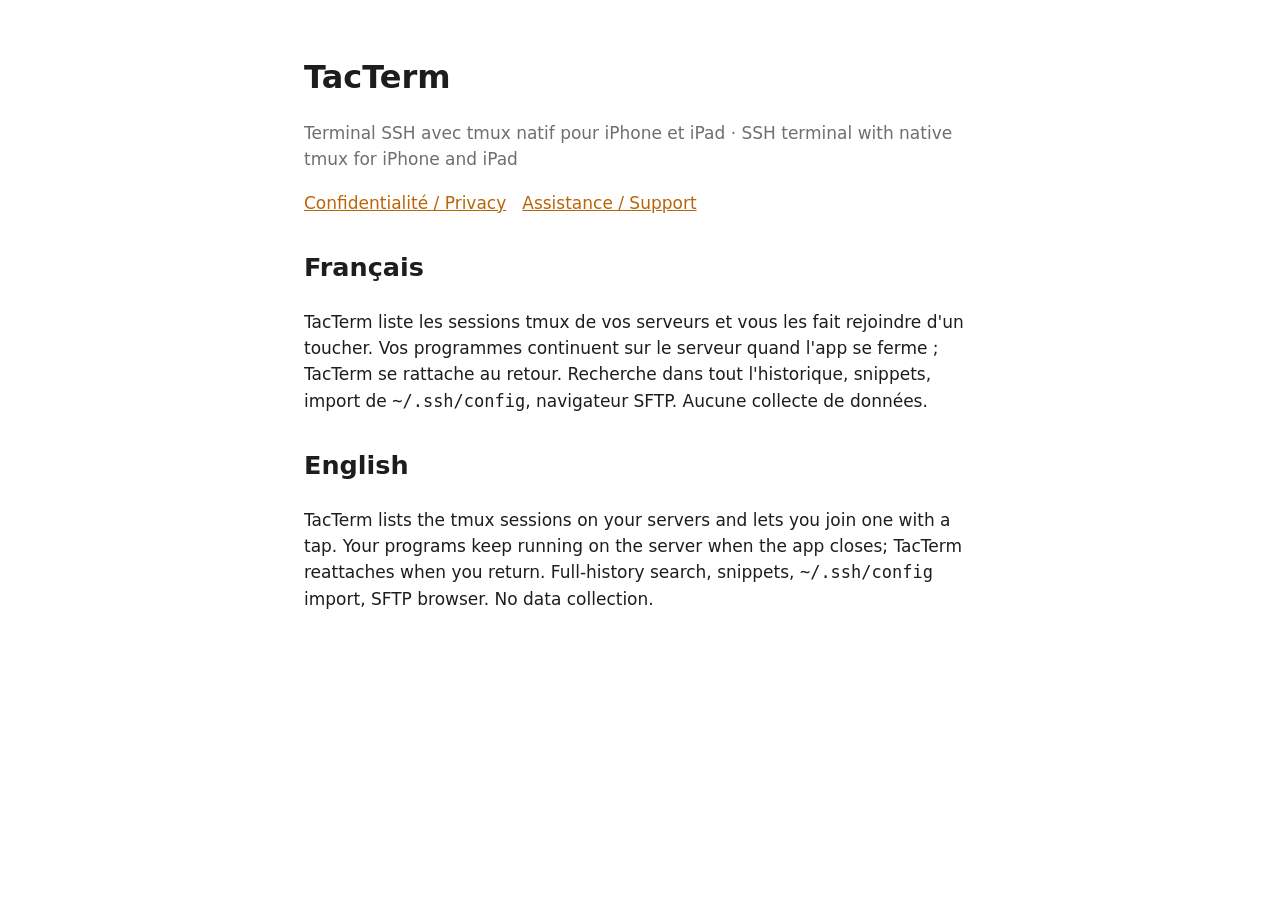
<file: index.html>
<!doctype html>
<html lang="fr">
<head>
<meta charset="utf-8"><meta name="viewport" content="width=device-width, initial-scale=1">
<title>TacTerm — SSH &amp; tmux pour iPhone et iPad</title>
<link rel="stylesheet" href="style.css">
</head>
<body><main>
<h1>TacTerm</h1>
<p class="muted">Terminal SSH avec tmux natif pour iPhone et iPad · SSH terminal with native tmux for iPhone and iPad</p>
<nav><a href="privacy.html">Confidentialité / Privacy</a><a href="support.html">Assistance / Support</a></nav>
<h2>Français</h2>
<p>TacTerm liste les sessions tmux de vos serveurs et vous les fait rejoindre d'un toucher. Vos programmes continuent sur le serveur quand l'app se ferme ; TacTerm se rattache au retour. Recherche dans tout l'historique, snippets, import de <code>~/.ssh/config</code>, navigateur SFTP. Aucune collecte de données.</p>
<h2>English</h2>
<p>TacTerm lists the tmux sessions on your servers and lets you join one with a tap. Your programs keep running on the server when the app closes; TacTerm reattaches when you return. Full-history search, snippets, <code>~/.ssh/config</code> import, SFTP browser. No data collection.</p>
</main></body></html>
</file>
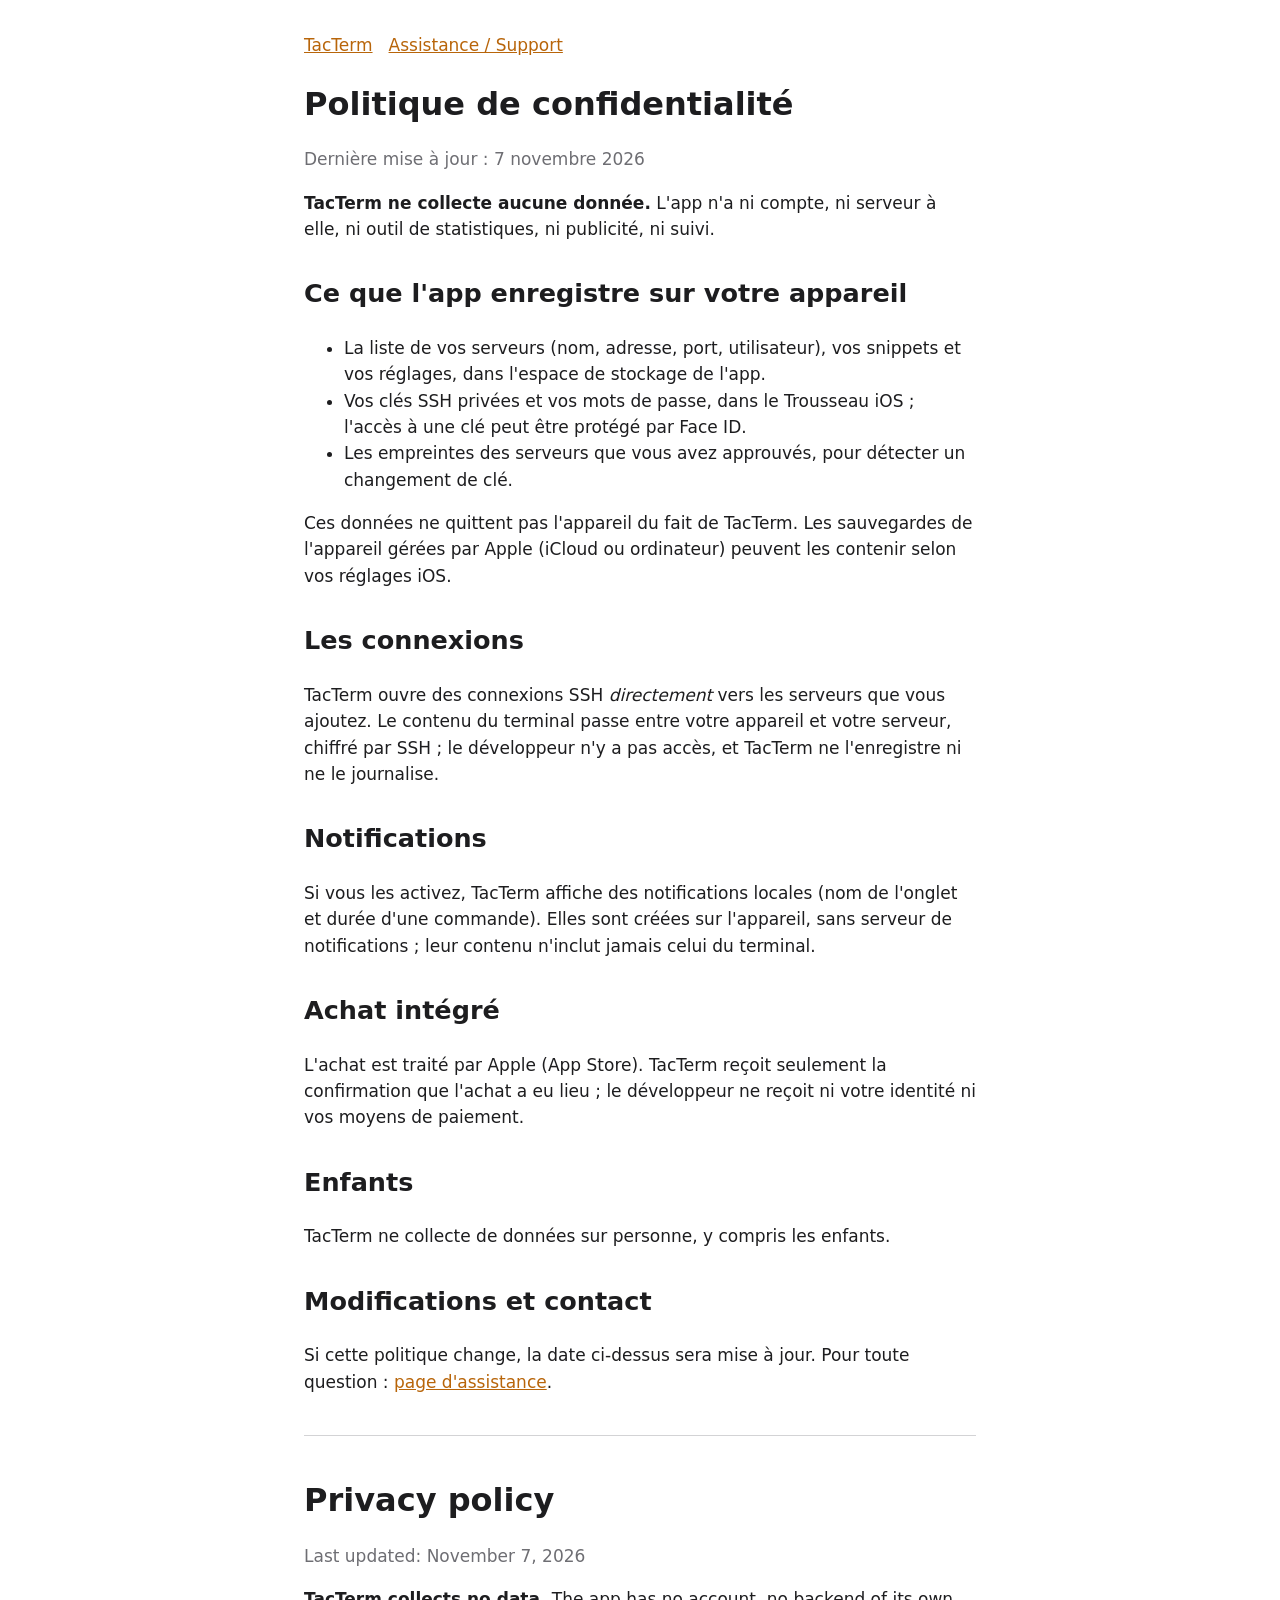
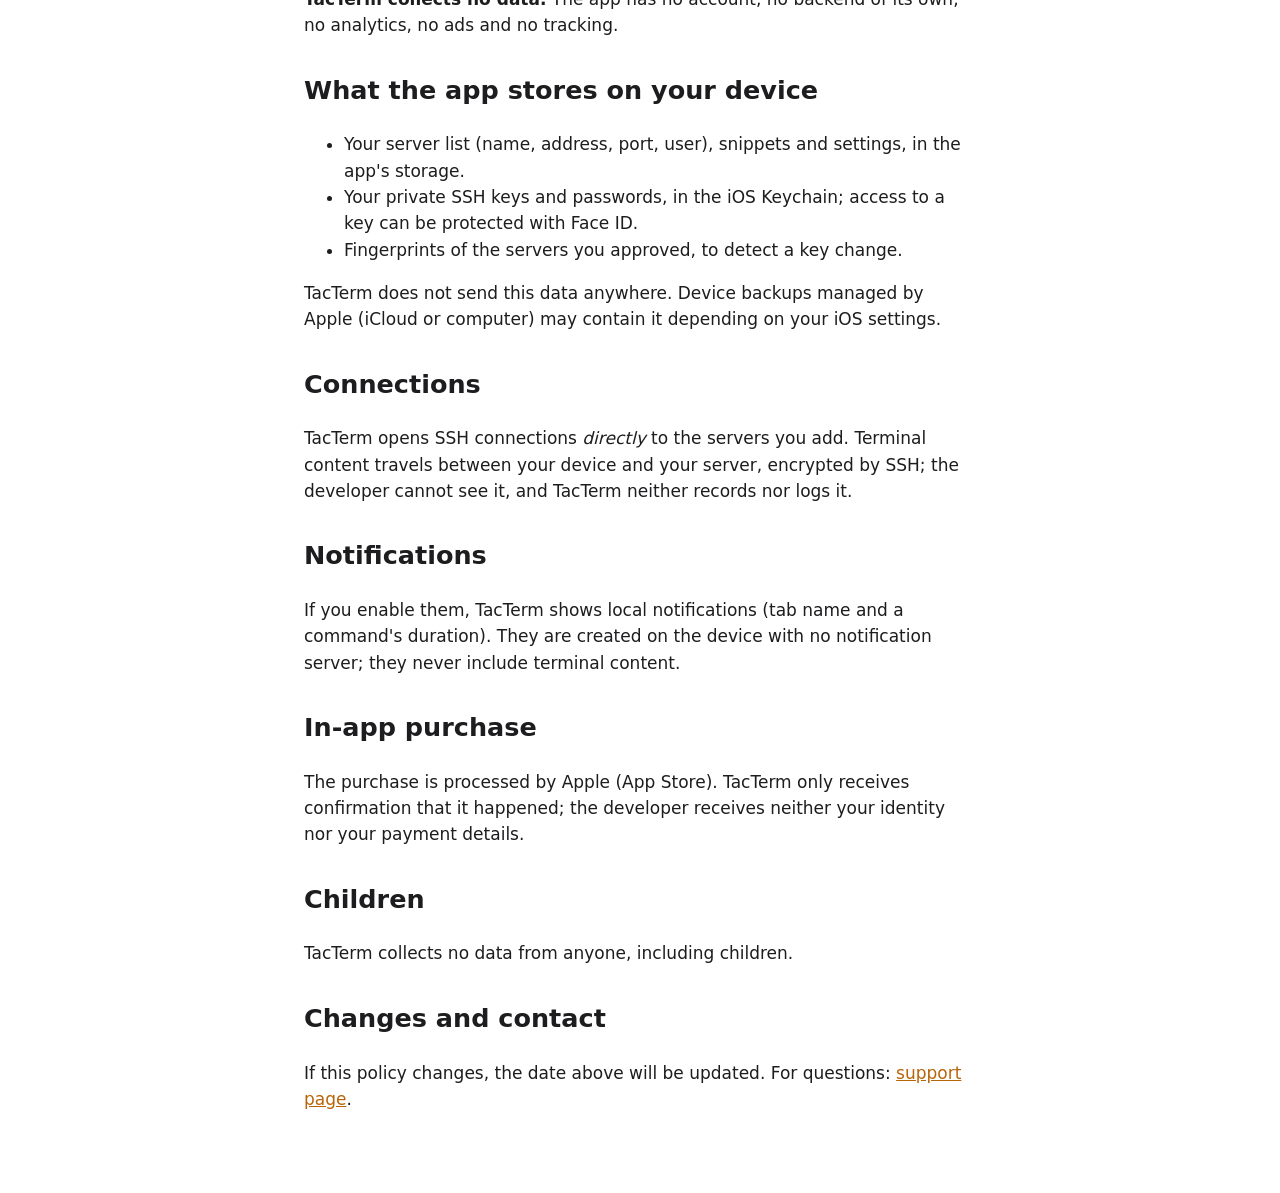
<file: privacy.html>
<!doctype html>
<html lang="fr">
<head>
<meta charset="utf-8"><meta name="viewport" content="width=device-width, initial-scale=1">
<title>TacTerm — Politique de confidentialité / Privacy policy</title>
<link rel="stylesheet" href="style.css">
</head>
<body><main>
<nav><a href="index.html">TacTerm</a><a href="support.html">Assistance / Support</a></nav>
<h1>Politique de confidentialité</h1>
<p class="muted">Dernière mise à jour : 7 novembre 2026</p>
<p><strong>TacTerm ne collecte aucune donnée.</strong> L'app n'a ni compte, ni serveur à elle, ni outil de statistiques, ni publicité, ni suivi.</p>
<h2>Ce que l'app enregistre sur votre appareil</h2>
<ul>
<li>La liste de vos serveurs (nom, adresse, port, utilisateur), vos snippets et vos réglages, dans l'espace de stockage de l'app.</li>
<li>Vos clés SSH privées et vos mots de passe, dans le Trousseau iOS ; l'accès à une clé peut être protégé par Face ID.</li>
<li>Les empreintes des serveurs que vous avez approuvés, pour détecter un changement de clé.</li>
</ul>
<p>Ces données ne quittent pas l'appareil du fait de TacTerm. Les sauvegardes de l'appareil gérées par Apple (iCloud ou ordinateur) peuvent les contenir selon vos réglages iOS.</p>
<h2>Les connexions</h2>
<p>TacTerm ouvre des connexions SSH <em>directement</em> vers les serveurs que vous ajoutez. Le contenu du terminal passe entre votre appareil et votre serveur, chiffré par SSH ; le développeur n'y a pas accès, et TacTerm ne l'enregistre ni ne le journalise.</p>
<h2>Notifications</h2>
<p>Si vous les activez, TacTerm affiche des notifications locales (nom de l'onglet et durée d'une commande). Elles sont créées sur l'appareil, sans serveur de notifications ; leur contenu n'inclut jamais celui du terminal.</p>
<h2>Achat intégré</h2>
<p>L'achat est traité par Apple (App Store). TacTerm reçoit seulement la confirmation que l'achat a eu lieu ; le développeur ne reçoit ni votre identité ni vos moyens de paiement.</p>
<h2>Enfants</h2>
<p>TacTerm ne collecte de données sur personne, y compris les enfants.</p>
<h2>Modifications et contact</h2>
<p>Si cette politique change, la date ci-dessus sera mise à jour. Pour toute question : <a href="support.html">page d'assistance</a>.</p>
<hr>
<h1 lang="en">Privacy policy</h1>
<p lang="en" class="muted">Last updated: November 7, 2026</p>
<p lang="en"><strong>TacTerm collects no data.</strong> The app has no account, no backend of its own, no analytics, no ads and no tracking.</p>
<h2 lang="en">What the app stores on your device</h2>
<ul lang="en">
<li>Your server list (name, address, port, user), snippets and settings, in the app's storage.</li>
<li>Your private SSH keys and passwords, in the iOS Keychain; access to a key can be protected with Face ID.</li>
<li>Fingerprints of the servers you approved, to detect a key change.</li>
</ul>
<p lang="en">TacTerm does not send this data anywhere. Device backups managed by Apple (iCloud or computer) may contain it depending on your iOS settings.</p>
<h2 lang="en">Connections</h2>
<p lang="en">TacTerm opens SSH connections <em>directly</em> to the servers you add. Terminal content travels between your device and your server, encrypted by SSH; the developer cannot see it, and TacTerm neither records nor logs it.</p>
<h2 lang="en">Notifications</h2>
<p lang="en">If you enable them, TacTerm shows local notifications (tab name and a command's duration). They are created on the device with no notification server; they never include terminal content.</p>
<h2 lang="en">In-app purchase</h2>
<p lang="en">The purchase is processed by Apple (App Store). TacTerm only receives confirmation that it happened; the developer receives neither your identity nor your payment details.</p>
<h2 lang="en">Children</h2>
<p lang="en">TacTerm collects no data from anyone, including children.</p>
<h2 lang="en">Changes and contact</h2>
<p lang="en">If this policy changes, the date above will be updated. For questions: <a href="support.html">support page</a>.</p>
</main></body></html>
</file>
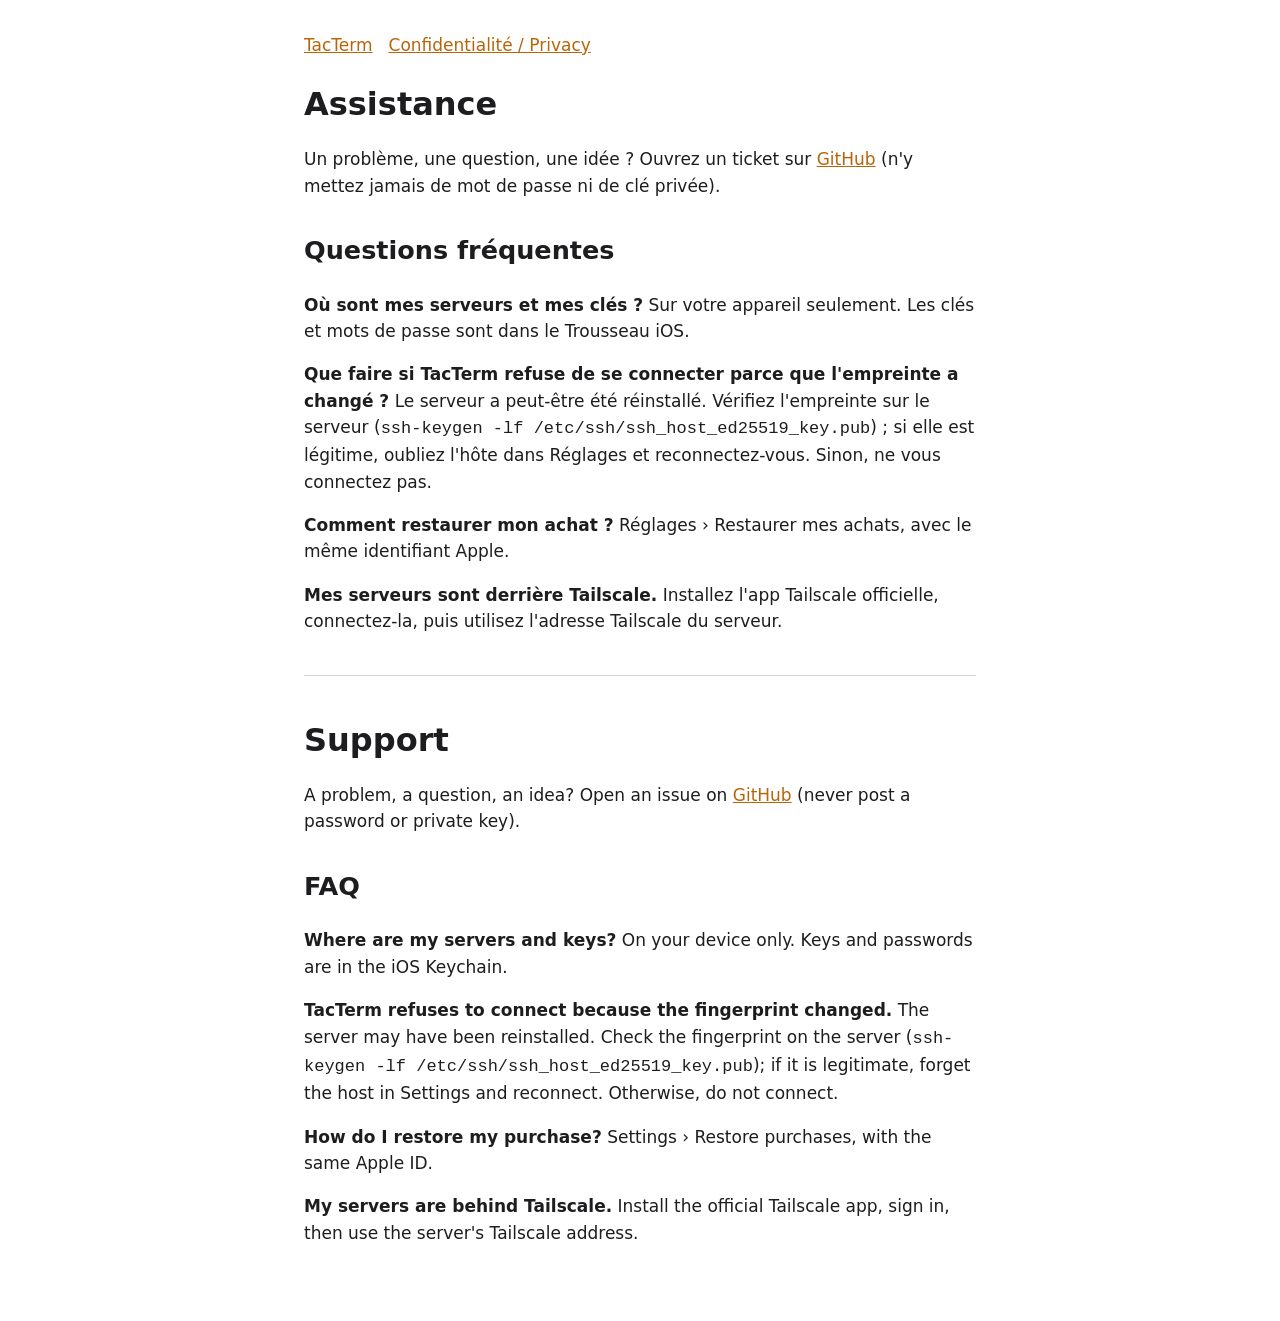
<file: support.html>
<!doctype html>
<html lang="fr">
<head>
<meta charset="utf-8"><meta name="viewport" content="width=device-width, initial-scale=1">
<title>TacTerm — Assistance / Support</title>
<link rel="stylesheet" href="style.css">
</head>
<body><main>
<nav><a href="index.html">TacTerm</a><a href="privacy.html">Confidentialité / Privacy</a></nav>
<h1>Assistance</h1>
<p>Un problème, une question, une idée ? Ouvrez un ticket sur <a href="https://github.com/docvinum/tacterm-site/issues">GitHub</a> (n'y mettez jamais de mot de passe ni de clé privée).</p>
<h2>Questions fréquentes</h2>
<p><strong>Où sont mes serveurs et mes clés ?</strong> Sur votre appareil seulement. Les clés et mots de passe sont dans le Trousseau iOS.</p>
<p><strong>Que faire si TacTerm refuse de se connecter parce que l'empreinte a changé ?</strong> Le serveur a peut-être été réinstallé. Vérifiez l'empreinte sur le serveur (<code>ssh-keygen -lf /etc/ssh/ssh_host_ed25519_key.pub</code>) ; si elle est légitime, oubliez l'hôte dans Réglages et reconnectez-vous. Sinon, ne vous connectez pas.</p>
<p><strong>Comment restaurer mon achat ?</strong> Réglages › Restaurer mes achats, avec le même identifiant Apple.</p>
<p><strong>Mes serveurs sont derrière Tailscale.</strong> Installez l'app Tailscale officielle, connectez-la, puis utilisez l'adresse Tailscale du serveur.</p>
<hr>
<h1 lang="en">Support</h1>
<p lang="en">A problem, a question, an idea? Open an issue on <a href="https://github.com/docvinum/tacterm-site/issues">GitHub</a> (never post a password or private key).</p>
<h2 lang="en">FAQ</h2>
<p lang="en"><strong>Where are my servers and keys?</strong> On your device only. Keys and passwords are in the iOS Keychain.</p>
<p lang="en"><strong>TacTerm refuses to connect because the fingerprint changed.</strong> The server may have been reinstalled. Check the fingerprint on the server (<code>ssh-keygen -lf /etc/ssh/ssh_host_ed25519_key.pub</code>); if it is legitimate, forget the host in Settings and reconnect. Otherwise, do not connect.</p>
<p lang="en"><strong>How do I restore my purchase?</strong> Settings › Restore purchases, with the same Apple ID.</p>
<p lang="en"><strong>My servers are behind Tailscale.</strong> Install the official Tailscale app, sign in, then use the server's Tailscale address.</p>
</main></body></html>
</file>
<file: style.css>
:root { color-scheme: light dark; --bg: #fff; --fg: #1d1d1f; --muted: #6e6e73; --accent: #b8650a; }
@media (prefers-color-scheme: dark) { :root { --bg: #1c1612; --fg: #f5f5f7; --muted: #a1a1a6; --accent: #f0a04b; } }
body { margin: 0; background: var(--bg); color: var(--fg); font: 17px/1.55 -apple-system, system-ui, sans-serif; }
main { max-width: 42rem; margin: 0 auto; padding: 2rem 1rem 4rem; }
h1 { font-size: 2rem; margin-bottom: .25rem; } h2 { margin-top: 2rem; }
a { color: var(--accent); } .muted { color: var(--muted); } nav a { margin-right: 1rem; }
hr { border: 0; border-top: 1px solid var(--muted); opacity: .3; margin: 2.5rem 0; }
</file>
